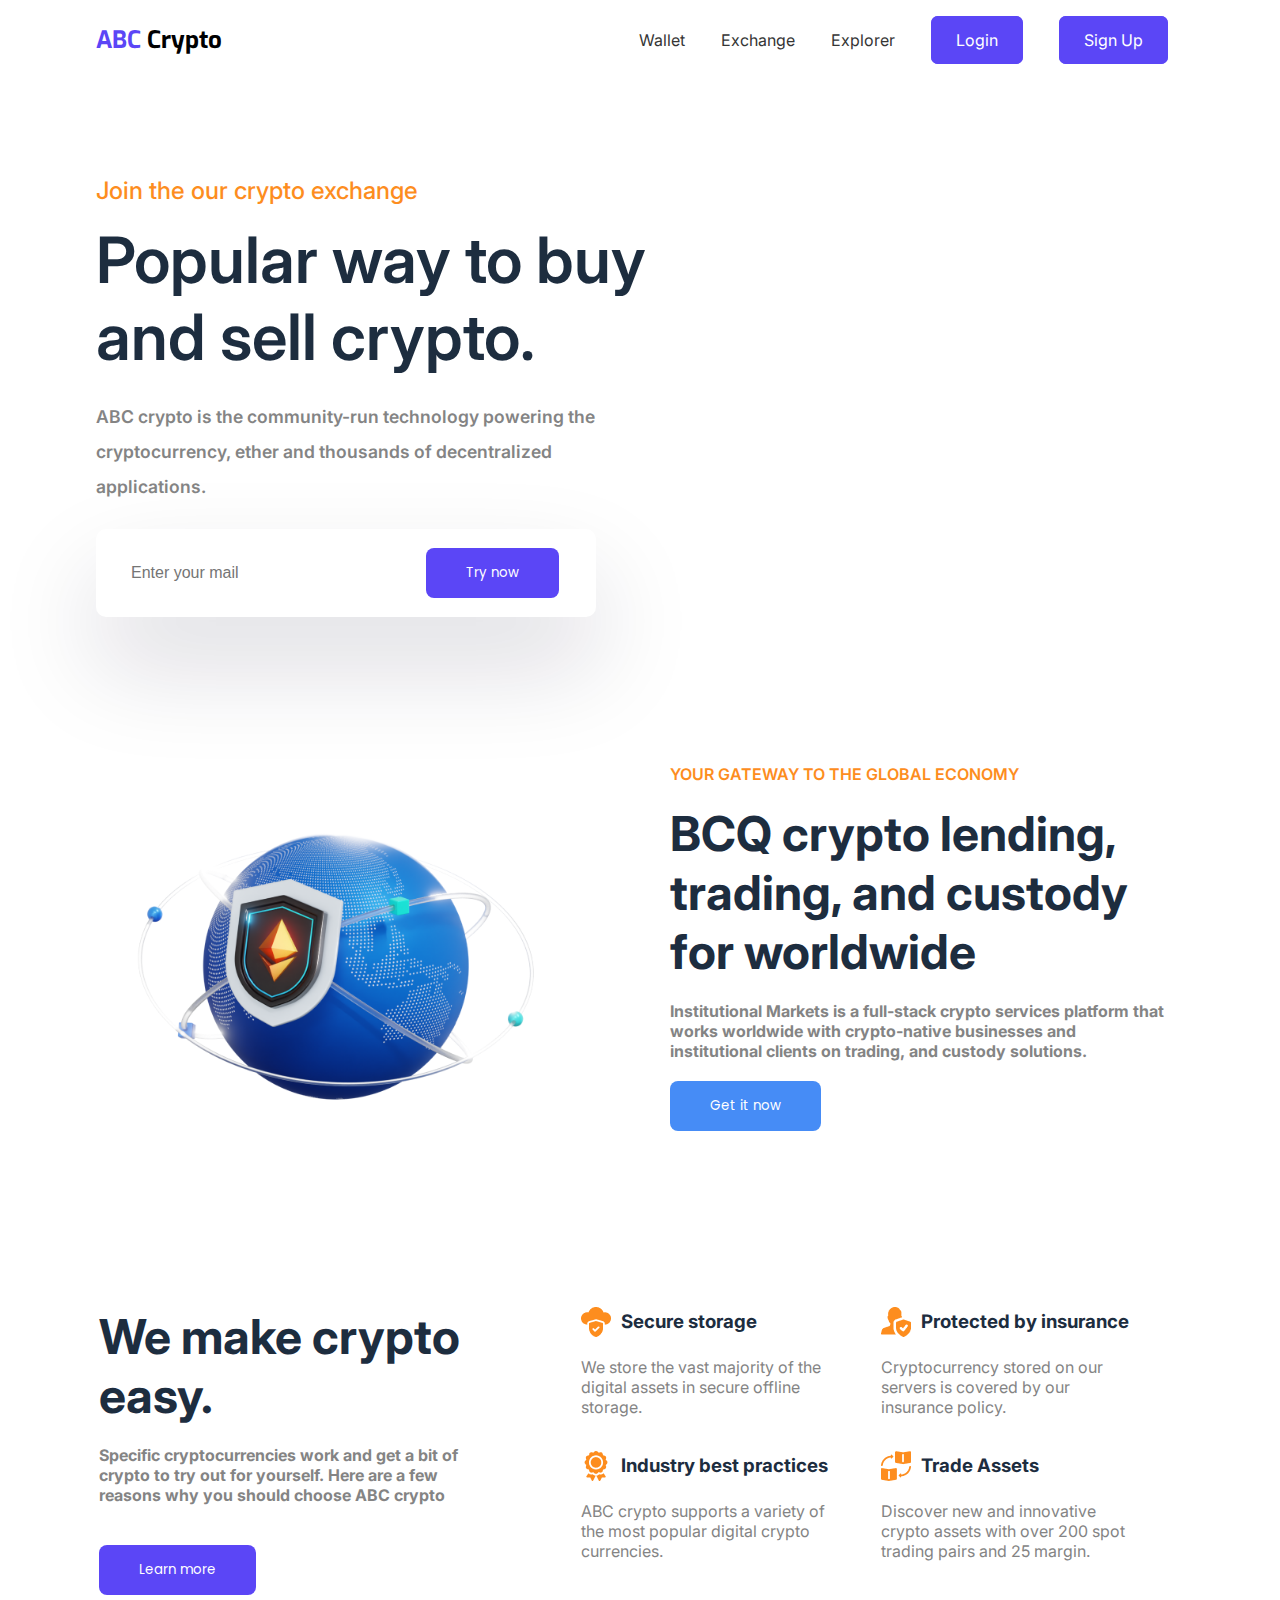
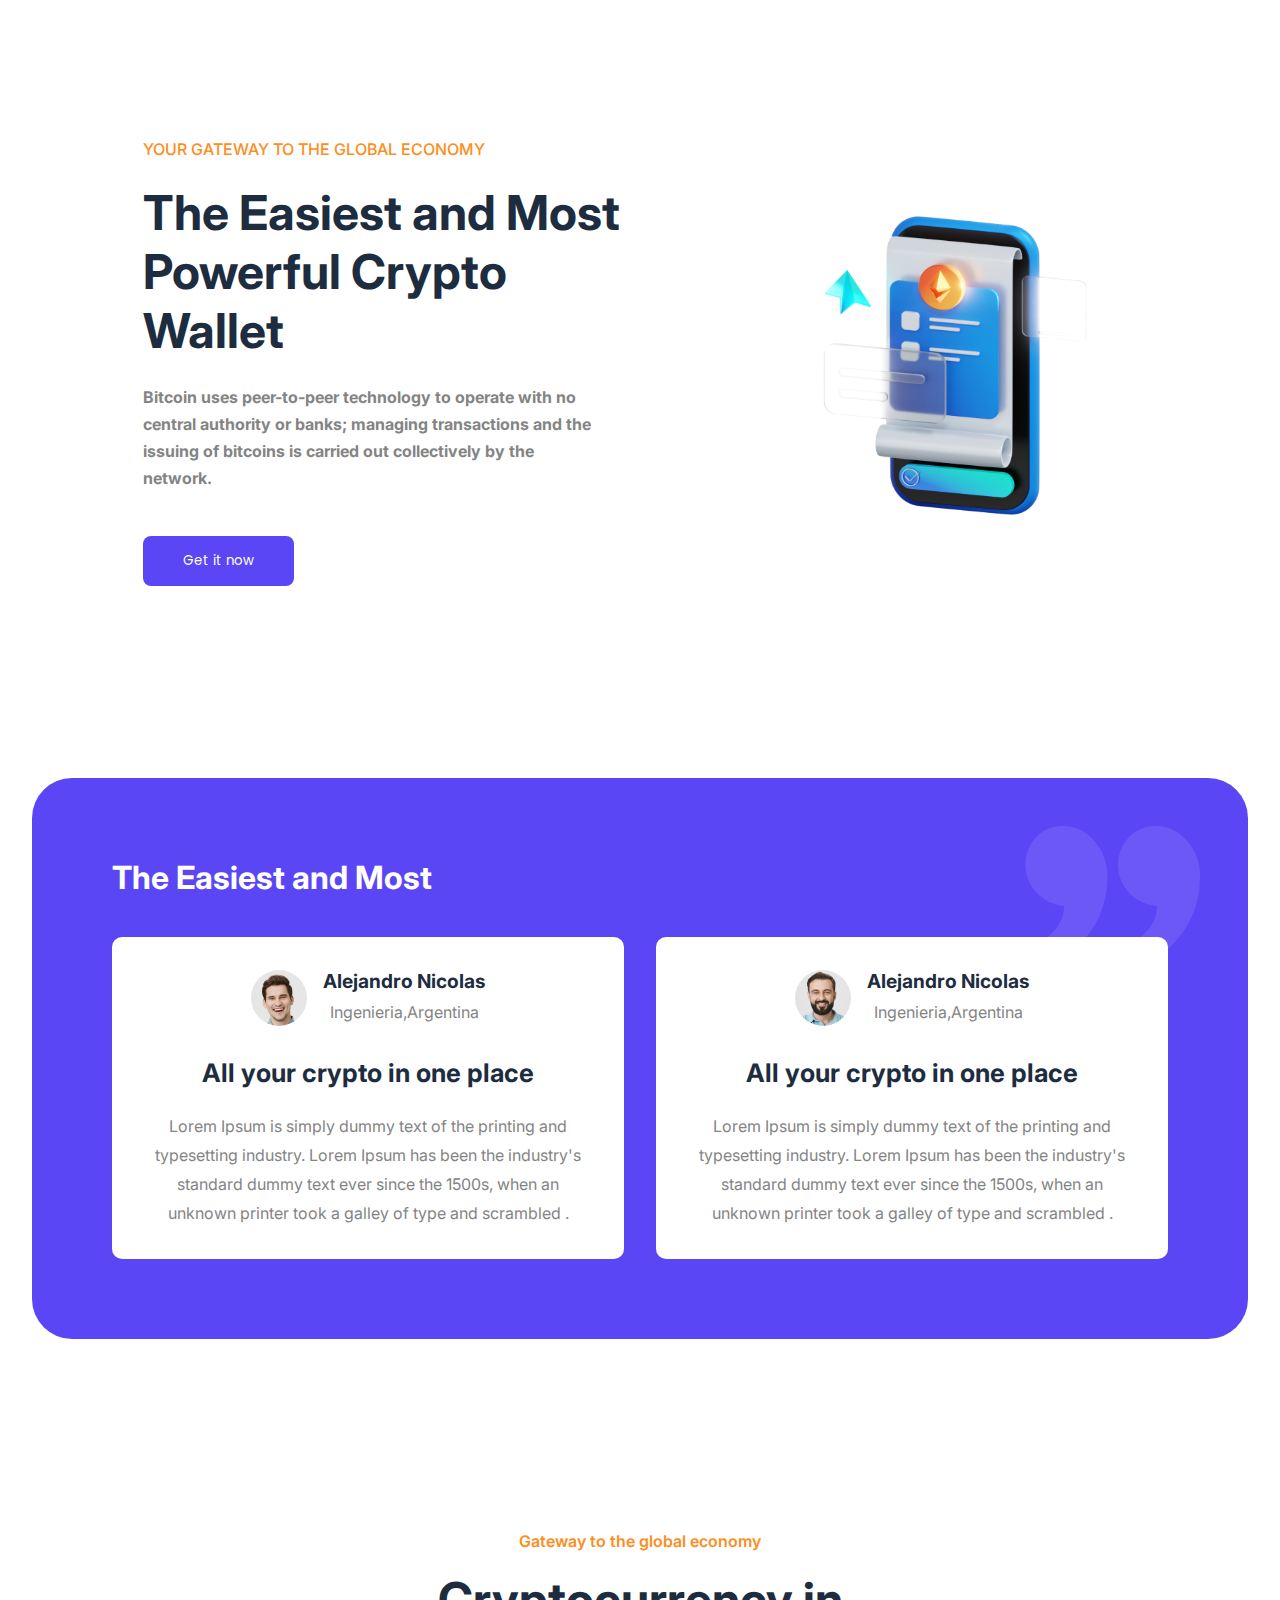
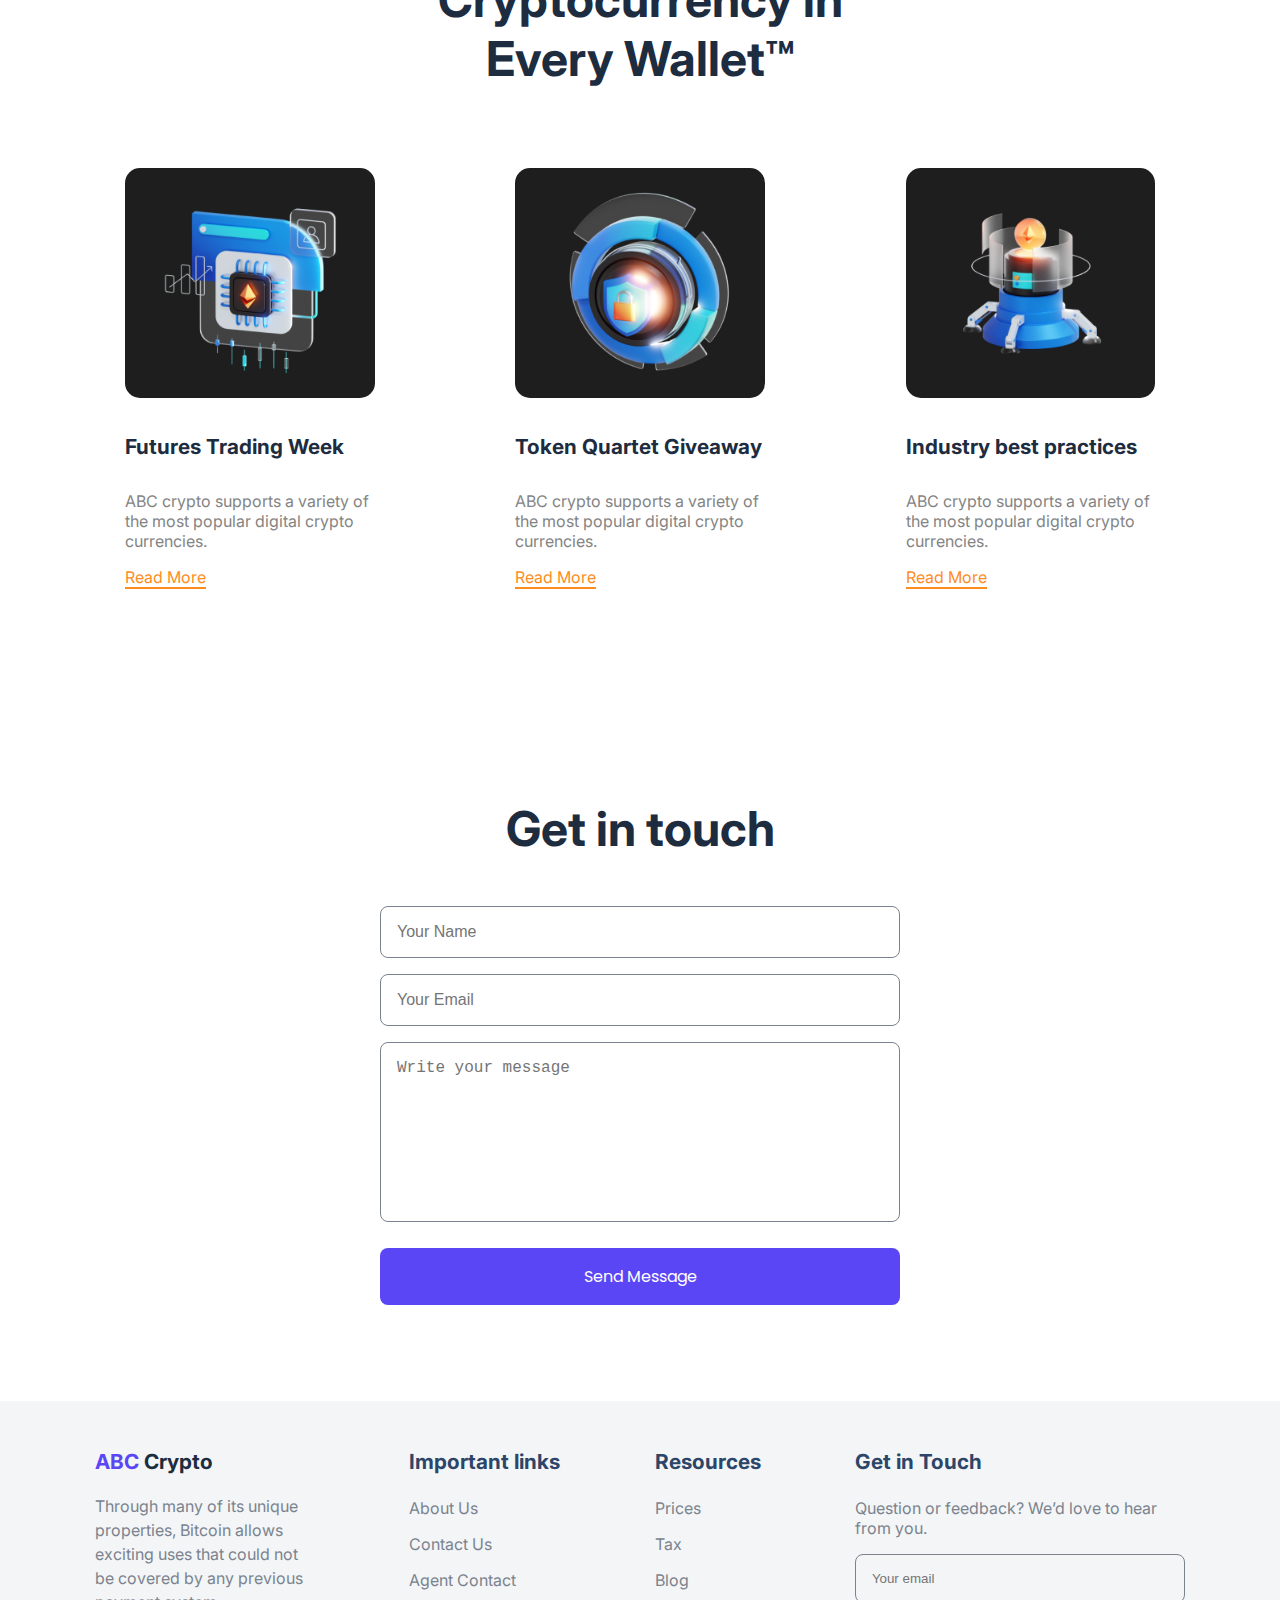
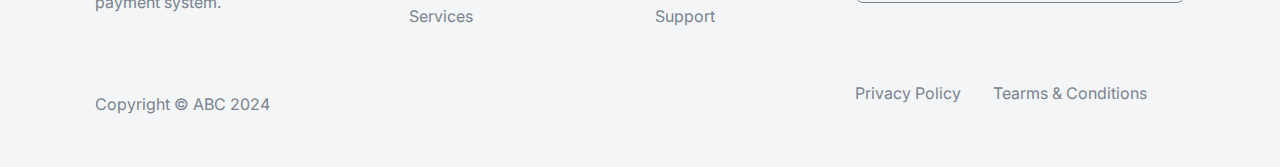
<file: index.html>
<!DOCTYPE html>
<html lang="en">

<head>
    <meta charset="UTF-8">
    <meta name="viewport" content="width=device-width, initial-scale=1.0">
    <title>ABC Crypto</title>
    <link rel="stylesheet" href="/CSS/style.css">
    <link rel="preconnect" href="https://fonts.googleapis.com">
    <link rel="preconnect" href="https://fonts.gstatic.com" crossorigin>
    <link
        href="https://fonts.googleapis.com/css2?family=Exo:ital,wght@0,100..900;1,100..900&family=Inter:wght@100..900&family=Poppins:ital,wght@0,100;0,200;0,300;0,400;0,500;0,600;0,700;0,800;0,900;1,100;1,200;1,300;1,400;1,500;1,600;1,700;1,800;1,900&display=swap"
        rel="stylesheet">
    <link rel="stylesheet" href="/CSS/all.min.css">
</head>

<body>
    <!-- Header Section Start -->
    <header id="header_section">
        <nav id="navbar">
            <a class="logo" href="#"><span>ABC</span> Crypto</a>
            <div class="links" id="navMenu">
                <a href="#">Wallet</a>
                <a href="#">Exchange</a>
                <a href="#">Explorer</a>
                <a id="loginBtn" class="loginBtn" href="/loginPage.html">Login</a>
                <a id="signUpBtn" class="loginBtn" href="/signUp.html">Sign Up</a>
                <i class="fa-solid fa-xmark" onclick="closeMenu()"></i>
            </div>
            <i class="fa-solid fa-bars" onclick="openMenu()"></i>
        </nav>
    </header>

    <!-- Header Section End -->

    <!-- Hero Section Start -->
    <section id="hero_section">
        <p>Join the our crypto exchange</p>
        <h2>Popular way to buy and sell crypto.</h2>
        <h3>ABC crypto is the community-run technology powering the cryptocurrency, ether and thousands of
            decentralized applications.</h3>
        <form action="">
            <input type="text" placeholder="Enter your mail">
            <button>Try now</button>
        </form>
    </section>
    <!-- Hero Section End -->

    <!-- About Section Start -->
    <section id="about_section">
        <img src="/IMG/About Section/globe.png" alt="globeImg">
        <div class="text_container">
            <p>YOUR GATEWAY TO THE GLOBAL ECONOMY</p>
            <h2>BCQ crypto lending, trading, and custody for worldwide</h2>
            <h3>Institutional Markets is a full-stack crypto services platform that works worldwide with crypto-native
                businesses and institutional clients on trading, and custody solutions.</h3>
            <button class="light_button">Get it now</button>
        </div>
    </section>
    <!-- About Section End -->

    <!-- Services Section Start -->
    <section id="services_section">
        <div class="left_section">
            <h2>We make crypto easy.</h2>
            <h3>Specific cryptocurrencies work and get a bit of crypto to try out for yourself. Here are a few reasons
                why you should choose ABC crypto</h3>
            <button class="dark_button">Learn more</button>
        </div>
        <div class="right_section">
            <div class="child">
                <h3><img src="/IMG/Services Section/cloud-data.png" alt="cloud">Secure storage</h3>
                <p>We store the vast majority of the digital assets in secure offline storage.</p>
            </div>
            <div class="child">
                <h3><img src="/IMG/Services Section/user.png" alt="user">Protected by insurance</h3>
                <p>Cryptocurrency stored on our servers is covered by our insurance policy.</p>
            </div>
            <div class="child">
                <h3><img src="/IMG/Services Section/award.png" alt="award">Industry best practices</h3>
                <p>ABC crypto supports a variety of the most popular digital crypto currencies.</p>
            </div>
            <div class="child">
                <h3><img src="/IMG/Services Section/trade.png" alt="trade">Trade Assets</h3>
                <p>Discover new and innovative crypto assets with over 200 spot trading pairs and 25 margin.</p>
            </div>
        </div>
    </section>
    <!-- Services Section End -->

    <!-- Features Section Start -->
    <section id="features_section">
        <div class="left_section">
            <p>YOUR GATEWAY TO THE GLOBAL ECONOMY</p>
            <h2>The Easiest and Most Powerful Crypto Wallet</h2>
            <h3>Bitcoin uses peer-to-peer technology to operate with no central authority or banks; managing
                transactions and the issuing of bitcoins is carried out collectively by the network. </h3>
            <button class="dark_button">Get it now</button>
        </div>
        <div class="right_section">
            <img src="/IMG/Features Section/phone.png" alt="">
        </div>
    </section>
    <!-- Features Section End -->

    <!-- Testimonial Section Start -->
    <section id="testimonial_section">
        <img src="/IMG/Testimonial Section/quotes.png" alt="quotes" class="quotes">
        <h2>The Easiest and Most </h2>
        <div class="testimonial_inner_section">
            <div class="container">
                <div class="text_img_container">
                    <img src="/IMG/Testimonial Section/man laughing2.png" alt="man laughing">
                    <div class="text_container">
                        <h4>Alejandro Nicolas</h4>
                        <p>Ingenieria,Argentina</p>
                    </div>
                </div>
                <h3>All your crypto in one place</h3>
                <p>Lorem Ipsum is simply dummy text of the printing and typesetting industry. Lorem Ipsum has been the
                    industry's standard dummy text ever since the 1500s, when an unknown printer took a galley of type
                    and scrambled .</p>
            </div>
            <div class="container">
                <div class="text_img_container">
                    <img src="/IMG/Testimonial Section/man laughing.png" alt="man laughing">
                    <div class="text_container">
                        <h4>Alejandro Nicolas</h4>
                        <p>Ingenieria,Argentina</p>
                    </div>
                </div>
                <h3>All your crypto in one place</h3>
                <p>Lorem Ipsum is simply dummy text of the printing and typesetting industry. Lorem Ipsum has been the
                    industry's standard dummy text ever since the 1500s, when an unknown printer took a galley of type
                    and scrambled .</p>
            </div>
        </div>
    </section>
    <!-- Testimonial Section End -->

    <!-- Blog Section Start -->
    <section id="blog_section">
        <div class="blog_header">
            <p>Gateway to the global economy</p>
            <h2>Cryptocurrency in Every Wallet™</h2>
        </div>
        <div class="blog_inner_container">
            <div class="box">
                <img src="/IMG/Blog Section/processor.png" alt="processor">
                <div class="text_container">
                    <h3>Futures Trading Week</h3>
                    <p>ABC crypto supports a variety of the most popular digital crypto currencies.</p>
                    <a href="#">Read More</a>
                </div>
            </div>
            <div class="box">
                <img src="/IMG/Blog Section/security.png" alt="security">
                <div class="text_container">
                    <h3>Token Quartet Giveaway</h3>
                    <p>ABC crypto supports a variety of the most popular digital crypto currencies.</p>
                    <a href="#">Read More</a>
                </div>
            </div>
            <div class="box">
                <img src="/IMG/Blog Section/server.png" alt="server">
                <div class="text_container">
                    <h3>Industry best practices</h3>
                    <p>ABC crypto supports a variety of the most popular digital crypto currencies.</p>
                    <a href="#">Read More</a>
                </div>
            </div>
        </div>
    </section>
    <!-- Blog Section End -->

    <!-- Contact Section Start -->
    <section id="contact_section">
        <h2>Get in touch</h2>
        <form action="" id="getInTouch">
            <input type="text" name="name" id="name" placeholder="Your Name">
            <input type="email" name="email" id="email" placeholder="Your Email">
            <textarea name="message" id="message" placeholder="Write your message"></textarea>
            <button>Send Message</button>
        </form>
    </section>
    <!-- Contact Section End -->

    <!-- Footer Section Start -->
    <footer id="footer_section">
        <div class="child footer_logo_container">
            <h2 class="footer_logo"><span>ABC</span> Crypto</h2>
            <h3 class="footer_des">Through many of its unique properties, Bitcoin allows exciting uses that could not be
                covered by any
                previous payment system.</h3>
            <p class="copyright">Copyright © ABC 2024</p>
        </div>
        <div class="child">
            <h3>Important links</h3>
            <a href="#">About Us</a>
            <a href="#">Contact Us</a>
            <a href="#">Agent Contact</a>
            <a href="#">Services</a>
        </div>
        <div class="child">
            <h3>Resources</h3>
            <a href="#">Prices</a>
            <a href="#">Tax</a>
            <a href="#">Blog</a>
            <a href="#">Support</a>
        </div>
        <div class="child footer_form_container">
            <h3>Get in Touch</h3>
            <p>Question or feedback? We’d love to hear from you.</p>
            <input type="email" name="email" id="email" placeholder="Your email">
            <div class="footer_bottom_tcontainer">
                <a href="#">Privacy Policy</a>
                <a href="#">Tearms & Conditions</a>
            </div>
        </div>
    </footer>
    <!-- Footer Section End -->

    <script src="/JS/app.js"></script>
</body>

</html>
</file>
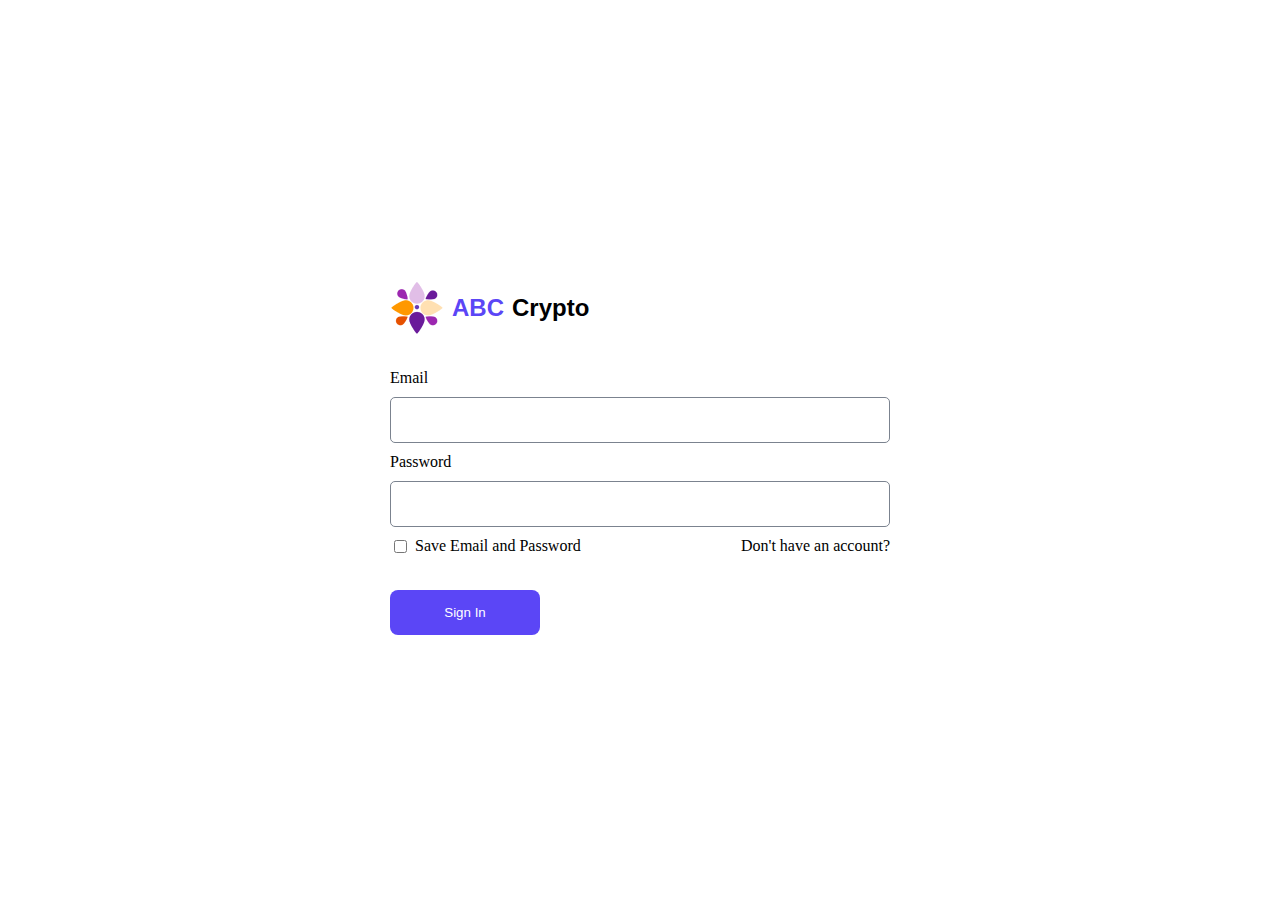
<file: loginPage.html>
<!DOCTYPE html>
<html lang="en">

<head>
    <meta charset="UTF-8">
    <meta name="viewport" content="width=device-width, initial-scale=1.0">
    <title>ABC Crypto</title>
    <link rel="stylesheet" href="/CSS/loginPage.css">
</head>

<body>
    <form id="login_section">
        <a href="/index.html" class="logo"><img src="/IMG/logo.png" alt="logo"><span>ABC</span> Crypto</a>

        <label for="email">Email</label>
        <input type="email" name="email" id="email" required>

        <label for="pass">Password</label>
        <input type="password" name="pass" id="pass" required>
        <div class="donthaveacc_container">
            <div>
                <input type="checkbox" name="saveEmail" id="saveEmail">
                <label for="saveEmail">Save Email and Password</label>
            </div>
            <a href="/signUp.html">Don't have an account?</a>
        </div>
        <button class="loginButton">Sign In</button>
    </form>

</body>

</html>
</file>
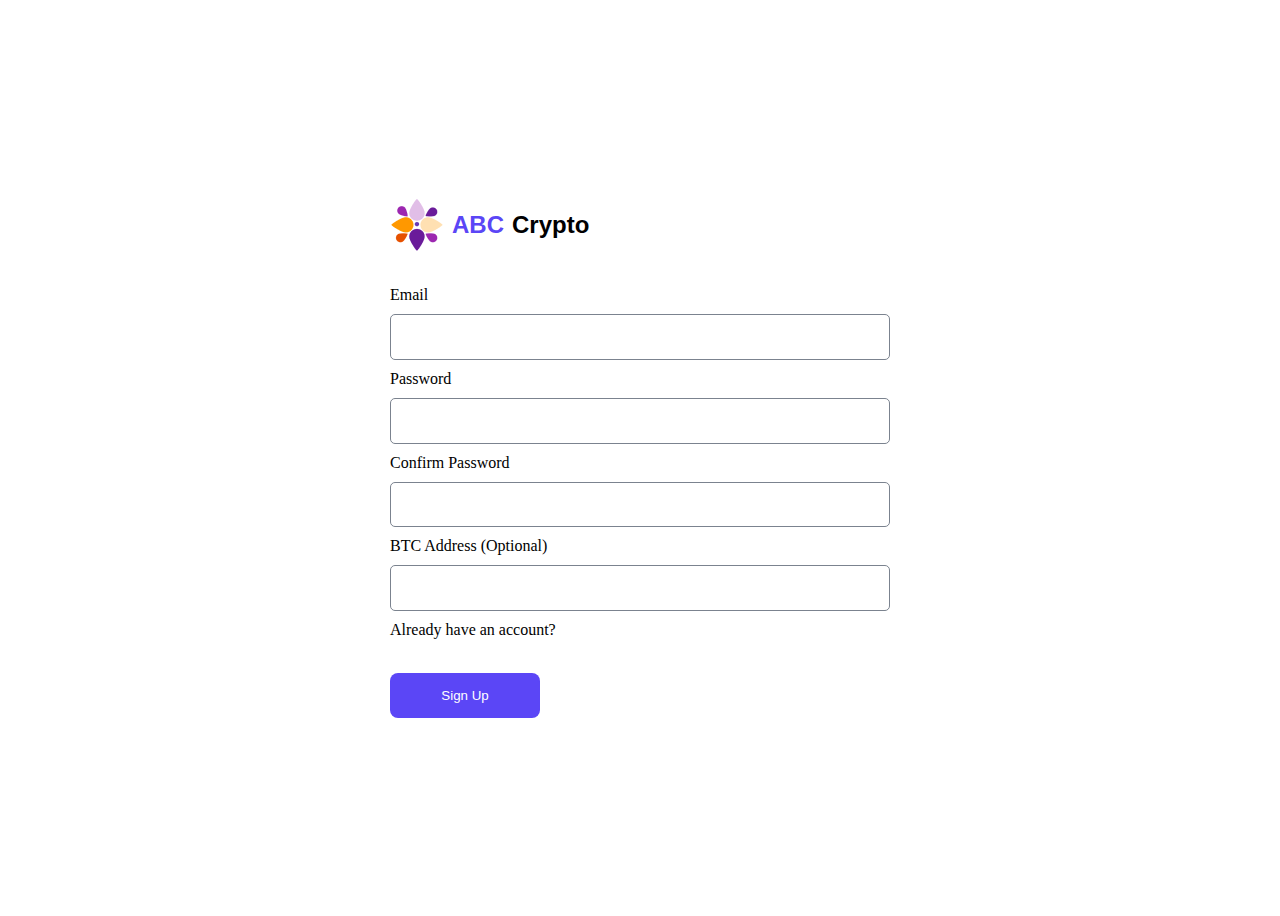
<file: signUp.html>
<!DOCTYPE html>
<html lang="en">

<head>
    <meta charset="UTF-8">
    <meta name="viewport" content="width=device-width, initial-scale=1.0">
    <title>ABC Crypto</title>
    <link rel="stylesheet" href="/CSS/loginPage.css">
</head>

<body>
    <form id="login_section">
        <a href="/index.html" class="logo"><img src="/IMG/logo.png" alt="logo"><span>ABC</span> Crypto</a>

        <label for="email">Email</label>
        <input type="email" name="email" id="email" required>

        <label for="pass">Password</label>
        <input type="password" name="pass" id="pass" required>

        <label for="confirmpass">Confirm Password</label>
        <input type="password" name="confirmpass" id="confirmpass" required>

        <label for="btcaddress">BTC Address (Optional)</label>
        <input type="text" name="btcaddress" id="btcaddress">

        <div class="donthaveacc_container">
            <a href="/loginPage.html">Already have an account?</a>
        </div>
        <button class="loginButton">Sign Up</button>
    </form>

</body>

</html>
</file>
<file: CSS/style.css>
/* Common Css */
* {
    margin: 0;
    padding: 0;
    box-sizing: border-box;
    /* font-family: "Exo", sans-serif; */
    /* font-family: "Inter", sans-serif; */
    /* font-family: 'Poppins', sans-serif; */
}

body {
    min-height: 100vh;
    font-family: "Inter", sans-serif;
    transition: opacity 0.5s ease-in-out;
    opacity: 0;
    scroll-behavior: smooth;
}

a {
    text-decoration: none;
}

li,
ul {
    list-style: none;
}

button {
    font-family: 'Poppins', sans-serif;
    cursor: pointer;
}

.dark_button {
    padding: 15px 40px;
    background-color: #5B46F6;
    color: #fff;
    border: none;
    border-radius: 8px;
    margin-top: 20px;
    transition: background-color 0.4s ease;
}

.dark_button:hover {
    background-color: #4635C4;
}

.light_button {
    padding: 15px 40px;
    background-color: #468CF6;
    color: #fff;
    border: none;
    border-radius: 8px;
    margin-top: 20px;
    transition: background-color 0.4s ease;
}

.light_button:hover {
    background-color: #6AA9FF;
}

/* Header Section Start */
#header_section {
    padding: 1.5rem 6rem;
}

.links a {
    margin-inline: 1rem;
    color: #353535;
    font-weight: 400;
    font-size: 1rem;
    transition: color ease 0.4s;
}

.links a:hover {
    color: #000;
}

.logo {
    font-family: "Exo", sans-serif;
    color: #000001;
    font-weight: 700;
    font-size: 1.5rem;
}

.logo span {
    color: #5B46F6;
}

#navbar {
    display: flex;
    align-items: center;
    justify-content: space-between;
}

.links .loginBtn {
    cursor: pointer;
    background-color: #5B46F6;
    border: 2px solid #5B46F6;
    color: #fff;
    padding: 12px 23px;
    border-radius: 7px;
    transition: all ease 0.5s;
}

.links .loginBtn:hover {
    background-color: transparent;
    color: #000;
}

#navbar .fa-bars,
.links .fa-xmark {
    display: none;
    font-size: 2rem;
    color: #5B46F6;
    cursor: pointer;
}

/* Header Section End */

/* Hero Section Start */
#hero_section {
    padding: 6rem;
}

#hero_section p {
    color: #FD8D1E;
    font-size: 1.5rem;
    font-weight: 500;
    margin-bottom: 1rem;
}

#hero_section h2 {
    color: #1D2D3F;
    font-size: 4rem;
    max-width: 650px;
    font-weight: 600;
    margin-bottom: 1.5rem;
}

#hero_section h3 {
    color: #848484;
    font-size: 1.1rem;
    line-height: 2;
    max-width: 500px;
    font-weight: 600;
    margin-bottom: 1.5rem;
}

#hero_section form {
    display: flex;
    align-items: center;
    max-width: 500px;
    gap: 30px;
    border-radius: 10px;
    box-shadow: rgba(17, 12, 46, 0.15) 0px 48px 100px 0px;
}

#hero_section form input {
    background: transparent;
    border: none;
    padding: 35px;
    outline: none;
    width: 60%;
    font-size: 1rem;
}

#hero_section form button {
    padding: 15px 40px;
    background-color: #5B46F6;
    color: #fff;
    border: none;
    border-radius: 8px;
    transition: background-color 0.4s ease;
}

#hero_section form button:hover {
    background-color: #4635C4;
}

/* Hero Section End */

/* About Section Start */

#about_section {
    display: flex;
    align-items: center;
    justify-content: space-evenly;
    margin-bottom: 6rem;
}

#about_section img {
    max-width: 450px;
}

#about_section p {
    color: #FD8D1E;
    font-size: 1rem;
    margin-top: 20px;
    font-weight: 600;
}

#about_section h2 {
    color: #1D2D3F;
    font-size: 3rem;
    max-width: 500px;
    margin-top: 20px;
}

#about_section h3 {
    color: #848484;
    font-size: 1rem;
    max-width: 500px;
    margin-top: 20px;
}

/* About Section End */

/* Services Section Start */
#services_section {
    display: flex;
    justify-content: space-evenly;
    gap: 30px;
    padding: 3rem 3rem 6rem 3rem;
}

#services_section .left_section h2 {
    font-size: 3rem;
    max-width: 400px;
    margin-bottom: 20px;
    color: #1D2D3F;
}

#services_section .left_section h3 {
    font-size: 1rem;
    max-width: 400px;
    margin-bottom: 20px;
    color: #848484;
}

#services_section .right_section {
    display: grid;
    grid-template-columns: repeat(2, 300px);
}

#services_section .right_section .child h3 {
    display: flex;
    align-items: center;
    gap: 10px;
    color: #1D2D3F;
    margin-bottom: 20px;
}

#services_section .right_section .child p {
    color: #848484;
    margin-bottom: 20px;
    max-width: 250px;
}

/* Services Section End */

/* Features Section Start */

#features_section {
    padding: 3rem 3rem 6rem 3rem;
    display: flex;
    align-items: center;
    justify-content: space-evenly;
}

#features_section .left_section p {
    color: #FD8D1E;
    font-size: 1rem;
    font-weight: 500;
    margin-bottom: 1.5rem;
}

#features_section .left_section h2 {
    color: #1D2D3F;
    font-size: 3rem;
    margin-bottom: 1.5rem;
    max-width: 500px;
}

#features_section .left_section h3 {
    color: #848484;
    font-size: 1rem;
    margin-bottom: 1.5rem;
    max-width: 450px;
    line-height: 1.7;
}

#features_section .right_section img {
    max-width: 400px;
}

/* Features Section End */

/* Testimonial Section Start */
#testimonial_section {
    position: relative;
    margin: 6rem 2rem;
    background-color: #5B46F6;
    padding: 5rem;
    border-radius: 40px;
    z-index: 2;
}

#testimonial_section h2 {
    font-size: 2rem;
    color: #fff;
    margin-bottom: 2.5rem;
}

#testimonial_section .quotes {
    position: absolute;
    top: 3rem;
    right: 3rem;
    z-index: -1;
}

.testimonial_inner_section {
    display: flex;
    gap: 2rem;
    justify-content: space-evenly;
}

.testimonial_inner_section .container {
    padding: 2rem;
    border-radius: 10px;
    background-color: #fff;
    text-align: center;
}

.testimonial_inner_section .container p {
    max-width: 500px;
}

.testimonial_inner_section .container .text_img_container {
    display: flex;
    align-items: center;
    justify-content: center;
    gap: 1rem;
    margin-bottom: 30px;
}

.testimonial_inner_section .container .text_img_container h4 {
    color: #1D2D3F;
    font-size: 1.2rem;
    margin-bottom: 5px;
}

.testimonial_inner_section .container .text_img_container p {
    color: #848484;
}

.testimonial_inner_section .container .text_img_container img {
    border-radius: 50%;
}

.testimonial_inner_section .container h3 {
    color: #1D2D3F;
    font-size: 1.6rem;
    margin-bottom: 1.5rem;
}

.testimonial_inner_section .container p {
    color: #848484;
    font-size: 1rem;
    line-height: 1.8;
}

/* Testimonial Section End */

/* Blog Section Start */

#blog_section {
    padding-block: 6rem;
}

#blog_section .blog_header {
    text-align: center;
}

#blog_section .blog_header p {
    color: #FD8D1E;
    font-size: 1rem;
    margin-bottom: 1.2rem;
    font-weight: 600;
}

#blog_section .blog_header h2 {
    font-size: 3rem;
    max-width: 500px;
    margin-inline: auto;
    margin-bottom: 20px;
    color: #1D2D3F;
}

.blog_inner_container {
    display: flex;
    justify-content: space-evenly;
    margin-top: 5rem;
    gap: 1rem;
}

.blog_inner_container .box img {
    max-width: 250px;
    padding: 20px 30px;
    border-radius: 15px;
    background-color: #1E1E1E;
}

.blog_inner_container .box .text_container h3 {
    color: #1D2D3F;
    margin-top: 2rem;
    font-size: 1.3rem;
}

.blog_inner_container .box .text_container p {
    color: #848484;
    margin-top: 2rem;
    margin-bottom: 1rem;
    font-size: 1rem;
    max-width: 250px;
}

.blog_inner_container .box .text_container a {
    color: #FD8D1E;
    border-bottom: 2px solid #FD8D1E;
    transition: color 0.4s ease;
}

.blog_inner_container .box .text_container a:hover {
    color: #D5770E;
}

/* Blog Section End */

/* Contact Section Start */
#contact_section {
    display: flex;
    flex-direction: column;
    align-items: center;
    gap: 3rem;
    padding: 6rem 0;
}

#contact_section h2 {
    color: #1D2D3F;
    font-size: 3rem;
    margin-top: 20px;

}

#contact_section #getInTouch {
    justify-content: center;
    display: flex;
    flex-direction: column;
    margin: 0;
    gap: 1rem;
    width: 520px;
}

#contact_section #getInTouch input,
#contact_section #getInTouch textarea {
    padding: 1rem;
    border-radius: 8px;
    border: 1px solid #7B838F;
    outline: none;
    font-size: 1rem;
}

#contact_section #getInTouch textarea {
    height: 180px;
    resize: none;
}

#contact_section #getInTouch button {
    color: #fff;
    background-color: #5B46F6;
    outline: none;
    border: none;
    border-radius: 8px;
    padding: 1rem;
    font-size: 1rem;
    margin-top: 10px;
    cursor: pointer;
    transition: background-color 0.4s ease;
}

#contact_section #getInTouch button:hover {
    background-color: #4635C4;
}

/* Contact Section End */

/* Footer Section Start */
#footer_section {
    padding: 3rem;
    display: flex;
    justify-content: space-around;
    background-color: #F3F5F6;
}

.footer_logo {
    color: #1D2D3F;
    font-size: 1.3rem;
    margin-bottom: 1.2rem;
}

.footer_logo span {
    color: #5B46F6;
}

#footer_section .footer_logo_container .footer_des {
    color: #7B838F;
    font-size: 1rem;
    font-weight: 400;
    line-height: 1.5;
}

#footer_section .footer_logo_container .footer_des {
    max-width: 220px;
    margin-bottom: 5rem;
}

#footer_section .footer_logo_container .copyright {
    color: #7B838F;
    font-size: 1rem;
}

#footer_section .child h3 {
    color: #2C4569;
    font-size: 1.3rem;
    margin-bottom: 1.5rem;
}

#footer_section .child a {
    display: block;
    margin-bottom: 1rem;
    color: #7B838F;
    transition: color 0.4s ease;
}

#footer_section .child a:hover {
    color: #5E6571;
}

.footer_form_container .footer_bottom_tcontainer {
    display: flex;
    gap: 2rem;
}

#footer_section .footer_form_container p {
    color: #7B838F;
    max-width: 330px;
    margin-bottom: 1rem;
}

#footer_section .footer_form_container input {
    background-color: transparent;
    border: 1px solid #7B838F;
    padding: 1rem;
    border-radius: 8px;
    width: 330px;
    outline: none;
    margin-bottom: 5rem;
}

/* Footer Section End */


/* Media Quires Start*/

@media (max-width: 920px) {

    /* Header Section Start */
    #navbar .fa-bars,
    .links .fa-xmark {
        display: block;
    }

    .links .fa-xmark {
        color: #fff;
        top: 20px;
        left: 20px;
        position: absolute;
    }

    #header_section {
        padding: 1.5rem 2rem;
    }

    .links {
        display: flex;
        flex-direction: column;
        position: fixed;
        background: #2C40F2BF;
        top: 0;
        right: 0;
        min-height: 100vh;
        width: 200px;
        right: -200px;
        z-index: 2;
        transition: right 0.4s;
    }

    .links a,
    .links button {
        margin-top: 3rem;
        color: #fff;
    }

    .links .loginBtn {
        margin-inline: 0;
    }

    .links a:first-child {
        margin-top: 5rem;
    }

    .links a:hover,
    .links button:hover {
        color: #ebe8e8d5;
    }

    .links button {
        width: 200px;
    }

    /* Header Section End */

    /* Hero Section Start */
    #hero_section p {
        font-size: 1rem;
    }

    #hero_section h2 {
        font-size: 2.5rem;
        max-width: 420px;
    }

    #hero_section h3 {
        color: #848484;
        font-size: 1rem;
        max-width: 400px;
    }

    #hero_section form {
        max-width: 400px;
        gap: 15px;
    }

    /* Hero Section End */

    /* About Section Start */

    #about_section {
        flex-direction: column-reverse;
    }

    #about_section p {
        font-size: 0.9rem;
    }

    #about_section h2 {
        font-size: 2.5rem;
        max-width: 420px;
    }

    #about_section h3 {
        font-size: 1rem;
        max-width: 400px;
    }

    /* About Section End */

    /* Services Section Start */
    #services_section {
        flex-direction: column;
        align-items: center;
        gap: 5rem;
    }

    #services_section .right_section {
        grid-template-columns: repeat(2, 265px);
    }

    #services_section .left_section h2 {
        font-size: 2.5rem;
    }

    /* Services Section End */

    /* Features Section Start */
    #features_section {
        flex-direction: column-reverse;
        gap: 50px;
    }

    #features_section .left_section h2 {
        font-size: 2.5rem;
        max-width: 420px;
    }

    #features_section .left_section h3 {
        font-size: 1rem;
        max-width: 400px;
    }

    #features_section .left_section p {
        font-size: 0.9rem;
    }

    /* Features Section End */

    /* Testimonial Section Start */
    .testimonial_inner_section {
        flex-direction: column;
    }

    /* Testimonial Section End */

    /* Blog Section Start */
    .blog_inner_container {
        flex-direction: column;
        align-items: center;
        gap: 4rem;
    }

    .blog_inner_container .box img {
        max-width: 350px;
    }

    #blog_section .blog_header h2 {
        font-size: 2.5rem;
    }

    /* Blog Section End */

    /* Footer Section Start */
    #footer_section {
        flex-direction: column;
    }

    #footer_section .child {
        margin-bottom: 1.5rem;
    }

    /* Footer Section End */
}

@media (max-width: 568px) {

    /* Hero Section Start */
    #hero_section p {
        font-size: 0.9rem;
    }

    #hero_section h2 {
        font-size: 2rem;
        max-width: 420px;
    }

    #hero_section h3 {
        font-size: 0.9rem;
        max-width: 350px;
    }

    #hero_section form input {
        padding: 25px;
    }

    #hero_section form button {
        padding: 15px 25px;
    }

    /* Hero Section End */

    /* About Section Start */

    #about_section {
        flex-direction: column;
    }

    #about_section p {
        font-size: 0.8rem;
    }

    #about_section h2 {
        font-size: 1.5rem;
        max-width: 350px;
    }

    #about_section h3 {
        font-size: 0.9rem;
        max-width: 320px;
    }

    .light_button {
        padding: 13px 25px;
    }

    .dark_button {
        padding: 13px 25px;
    }

    #about_section img {
        max-width: 350px;
    }

    /* About Section End */

    /* Services Section Start */
    #services_section {
        flex-direction: column-reverse;
        align-items: center;
        gap: 5rem;
    }

    #services_section .right_section {
        grid-template-columns: repeat(1, 265px);
        gap: 3rem;
    }

    #services_section .left_section h2 {
        font-size: 2rem;
    }

    #services_section .left_section h3 {
        max-width: 320px;
    }

    /* Services Section End */

    /* Features Section Start */

    #features_section .left_section p {
        font-size: 0.8rem;
    }

    #features_section .left_section h2 {
        font-size: 2rem;
    }

    #features_section .left_section h3 {
        font-size: 0.9rem;
        max-width: 350px;
    }

    /* Features Section End */

    /* Testimonial Section Start */

    #testimonial_section {
        padding: 3rem;
    }

    #testimonial_section h2 {
        font-size: 1.5rem;
    }

    .testimonial_inner_section .container .text_img_container {
        gap: 0.7rem;
    }

    .testimonial_inner_section .container .text_img_container h4 {
        font-size: 1rem;
    }

    .testimonial_inner_section .container p {
        font-size: 0.8rem;
    }

    .testimonial_inner_section .container h3 {
        font-size: 1.2rem;
    }

    .testimonial_inner_section {
        flex-direction: column;
    }

    /* Testimonial Section End */

    /* Blog Section Start */

    .blog_inner_container .box img {
        max-width: 300px;
    }

    #blog_section .blog_header h2 {
        font-size: 2rem;
    }

    /* Blog Section End */

    /* Contact Section Start */
    #contact_section #getInTouch {
        width: 300px;
    }

    /* Contact Section End */

    /* Footer Section Start */
    #footer_section {
        flex-direction: column;
    }

    #footer_section .child {
        margin-bottom: 1.5rem;
    }

    /* Footer Section End */

}

@media (max-width: 400px) {

    /* Hero Section Start */
    .logo {
        font-size: 1rem;
    }

    #navbar .fa-bars,
    .links .fa-xmark {
        font-size: 1rem;
    }

    #hero_section {
        padding: 2rem;
    }

    #hero_section p {
        font-size: 0.7rem;
    }

    #hero_section h2 {
        font-size: 1rem;
        max-width: 250px;
    }

    #hero_section h3 {
        font-size: 0.7rem;
        max-width: 225px;
    }

    #hero_section form input {
        padding: 20px;
    }

    #hero_section form {
        width: 250px;
        gap: 15px;
    }

    #hero_section form button {
        padding: 12px 15px;
    }

    /* Hero Section End */

    /* About Section Start */
    #about_section {
        padding: 2rem;
    }

    #about_section p {
        font-size: 0.6rem;
    }

    #about_section h2 {
        font-size: 1rem;
        max-width: 300px;
    }

    #about_section h3 {
        font-size: 0.7rem;
        max-width: 350px;
    }

    .light_button {
        padding: 12px 18px;
    }

    .dark_button {
        padding: 12px 18px;
    }

    #about_section img {
        max-width: 250px;
    }

    /* About Section End */

    /* Services Section Start */

    #services_section .right_section {
        grid-template-columns: repeat(1, 200px);
        gap: 2rem;
    }

    #services_section .left_section h2 {
        font-size: 1rem;
    }

    #services_section .left_section h3 {
        font-size: 0.7rem;
        max-width: 300px;
        margin-bottom: 0px;
    }

    /* Services Section End */

    /* Features Section Start */
    #features_section .right_section img {
        max-width: 250px;
    }

    #features_section .left_section p {
        font-size: 0.6rem;
    }

    #features_section .left_section h2 {
        font-size: 1rem;
    }

    #features_section .left_section h3 {
        font-size: 0.7rem;
        max-width: 260px;
    }

    /* Features Section End */

    /* Testimonial Section Start */

    #testimonial_section {
        padding: 2rem;
    }

    #testimonial_section h2 {
        font-size: 1rem;
    }

    .testimonial_inner_section .container .text_img_container {
        gap: 0.6rem;
    }

    .testimonial_inner_section .container .text_img_container h4 {
        font-size: 0.7rem;
    }

    .testimonial_inner_section .container p {
        font-size: 0.6rem;
    }

    .testimonial_inner_section .container h3 {
        font-size: 0.8rem;
    }

    /* Testimonial Section End */

    /* Blog Section Start */

    .blog_inner_container .box img {
        max-width: 250px;
    }

    #blog_section .blog_header p {
        font-size: 0.8rem;
    }

    #blog_section .blog_header h2 {
        font-size: 1rem;
    }

    .blog_inner_container .box .text_container h3 {
        font-size: 1rem;
    }

    .blog_inner_container .box .text_container p {
        margin-top: 1rem;
        font-size: 0.8rem;
        max-width: 200px;
    }

    .blog_inner_container .box .text_container a {
        border-bottom: 1px solid #FD8D1E;
        font-size: 0.7rem;
    }

    /* Blog Section End */

    /* Contact Section Start */
    #contact_section h2 {
        font-size: 1.5rem;
        margin-top: 0px;
    }

    #contact_section #getInTouch {
        width: 280px;
    }

    #contact_section #getInTouch button {
        padding: 0.8rem;
        font-size: 0.8rem;
    }

    /* Contact Section End */

    /* Footer Section Start */

    .footer_logo {
        font-size: 1rem;
    }

    #footer_section .footer_logo_container .footer_des {
        font-size: 0.8rem;
    }

    #footer_section .footer_logo_container .copyright {
        font-size: 0.8rem;
    }

    #footer_section .child h3 {
        font-size: 1rem;
    }

    #footer_section .child a {
        font-size: 0.8rem;
    }

    #footer_section .child {
        margin-bottom: 1.5rem;
    }

    #footer_section .footer_form_container p {
        font-size: 0.8rem;
        max-width: 200px;
    }

    #footer_section .footer_form_container input {
        padding: 0.9rem;
        width: 200px;
    }

    /* Footer Section End */

}

/* Media Quires End*/
</file>
<file: CSS/loginPage.css>
/* Login Page Start */

body {
    min-height: 100vh;
    display: flex;
    justify-content: center;
    align-items: center;
}

#login_section {
    padding: 1.5rem;
    display: flex;
    flex-direction: column;
    width: 100%;
    max-width: 500px;
    gap: 10px;
}

#login_section .logo {
    font-family: "Exo", sans-serif;
    display: flex;
    align-items: center;
    gap: 8px;
    color: #000001;
    font-weight: 700;
    font-size: 1.5rem;
    text-decoration: none;
    margin-bottom: 1.5rem;
}

#login_section .logo span {
    color: #5B46F6;
}

#login_section input {
    padding: 0.9rem;
    border-radius: 5px;
    outline: none;
    border: 1px solid #7B838F;
}

#login_section label {
    cursor: pointer;
    font-size: 1rem;
}

.donthaveacc_container {
    display: flex;
    align-items: center;
    justify-content: space-between;
    gap: 20px;
    margin-bottom: 1.5rem;
}

.donthaveacc_container a {
    color: #000;
    text-decoration: none;
}

.donthaveacc_container div {
    display: flex;
    align-items: center;
    gap: 5px;
}

.loginButton {
    max-width: 150px;
    cursor: pointer;
    padding: 15px;
    background-color: #5B46F6;
    color: #fff;
    border: none;
    border-radius: 8px;
    transition: background-color 0.4s ease;
}

.loginButton:hover {
    background-color: #4635C4;
}

/* Login Page End */

/* Media Quires Start*/

@media (max-width: 400px) {
    #login_section label {
        font-size: 0.9rem;
    }

    .donthaveacc_container a {
        font-size: 0.9rem;
    }

    .donthaveacc_container {
        gap: 0px;
    }
}

/* Media Quires End*/
</file>
